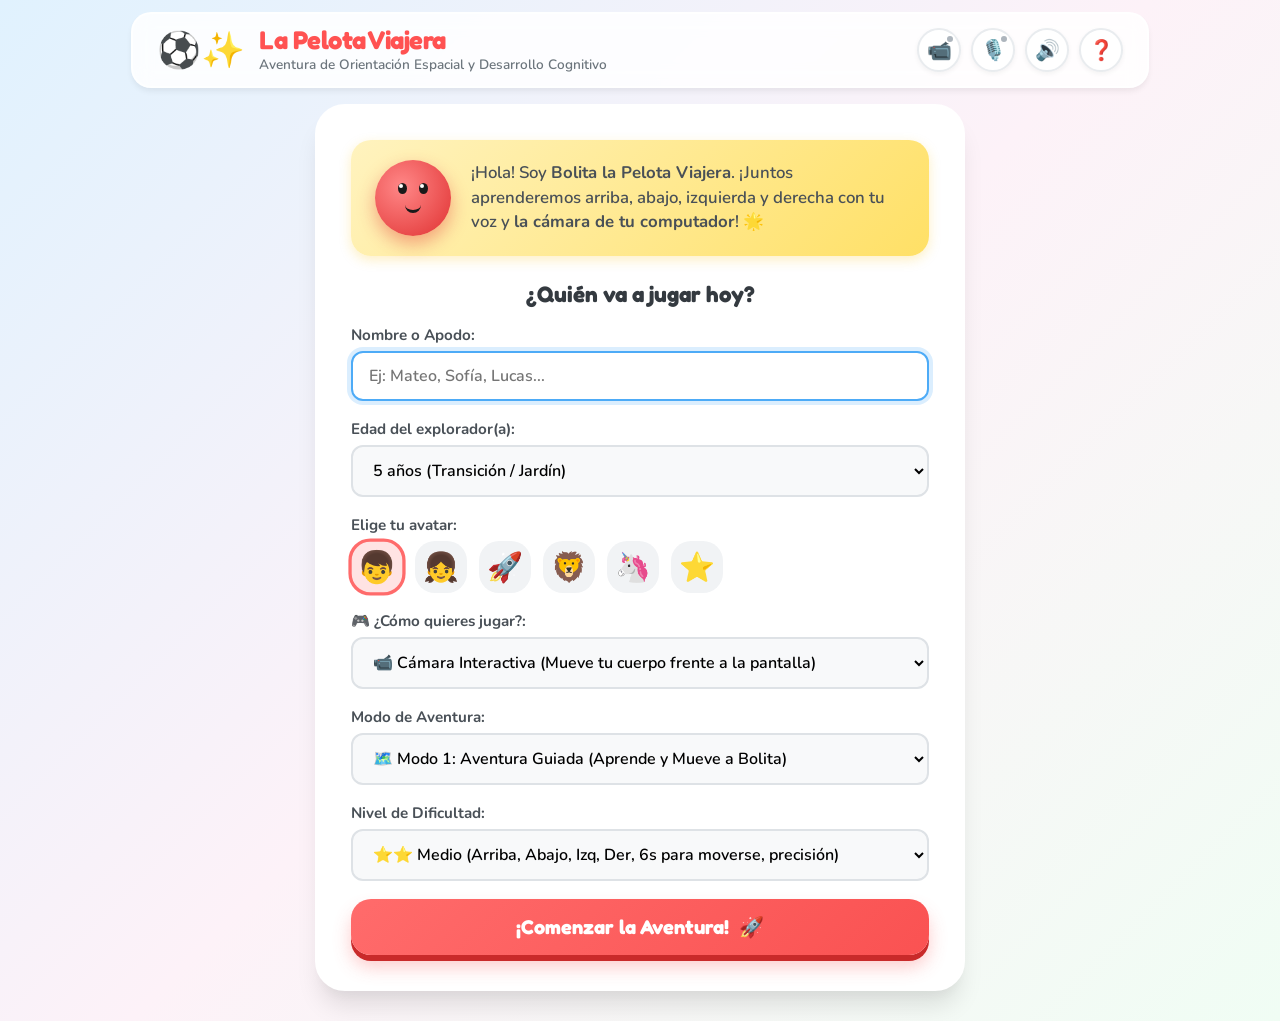
<file: index.html>
<!DOCTYPE html>
<html lang="es">
<head>
  <meta charset="UTF-8">
  <meta http-equiv="refresh" content="0; url=ubicacion%20espacial/index.html">
  <title>Cargando La Pelota Viajera...</title>
  <style>
    body {
      font-family: system-ui, -apple-system, sans-serif;
      display: flex;
      flex-direction: column;
      align-items: center;
      justify-content: center;
      height: 100vh;
      margin: 0;
      background: #f0f7ff;
      color: #333;
    }
    .card {
      background: white;
      padding: 30px 40px;
      border-radius: 20px;
      box-shadow: 0 10px 25px rgba(0,0,0,0.08);
      text-align: center;
    }
    a {
      display: inline-block;
      margin-top: 15px;
      padding: 12px 24px;
      background: #ff6b6b;
      color: white;
      text-decoration: none;
      border-radius: 12px;
      font-weight: bold;
    }
  </style>
</head>
<body>
  <div class="card">
    <h1>⚽ La Pelota Viajera</h1>
    <p>Redirigiendo a la aplicación de orientación espacial...</p>
    <a href="ubicacion espacial/index.html">Haz clic aquí si no redirige automáticamente</a>
  </div>
</body>
</html>
</file>
<file: ubicacion espacial/style.css>
/* ==========================================================================
   LA PELOTA VIAJERA - ESTILOS VISUALES Y COGNITIVOS
   Diseño pedagógico, infantil, accesible e imprimible
   ========================================================================== */

:root {
  --font-primary: 'Fredoka', 'Nunito', system-ui, -apple-system, sans-serif;
  --font-body: 'Nunito', system-ui, -apple-system, sans-serif;

  /* Paleta cromática estimulante y no invasiva */
  --color-bg: #f0f7ff;
  --color-card-bg: #ffffff;
  --color-primary: #ff6b6b;
  --color-primary-hover: #fa5252;
  --color-secondary: #4dabf7;
  --color-secondary-hover: #339af0;
  --color-success: #51cf66;
  --color-warning: #fcc419;
  --color-purple: #845ef7;
  
  /* Código de color espacial pedagógico */
  --color-up: #4dabf7;      /* Arriba: Azul Cielo */
  --color-down: #51cf66;    /* Abajo: Verde Tierra */
  --color-left: #ff922b;    /* Izquierda: Naranja */
  --color-right: #9775fa;   /* Derecha: Morado */

  --color-text-main: #2b2d42;
  --color-text-muted: #6c757d;
  --color-border: #e9ecef;
  --shadow-sm: 0 4px 6px -1px rgba(0, 0, 0, 0.07);
  --shadow-md: 0 10px 15px -3px rgba(0, 0, 0, 0.08), 0 4px 6px -2px rgba(0, 0, 0, 0.04);
  --shadow-lg: 0 20px 25px -5px rgba(0, 0, 0, 0.1), 0 10px 10px -5px rgba(0, 0, 0, 0.03);
  --shadow-bounce: 0 8px 0 rgba(0, 0, 0, 0.15);

  --radius-sm: 12px;
  --radius-md: 20px;
  --radius-lg: 30px;
  --radius-round: 9999px;
}

* {
  box-sizing: border-box;
  margin: 0;
  padding: 0;
  -webkit-tap-highlight-color: transparent;
}

body {
  font-family: var(--font-body);
  background: linear-gradient(135deg, #e0f2fe 0%, #fdf2f8 50%, #f0fdf4 100%);
  color: var(--color-text-main);
  min-height: 100vh;
  display: flex;
  flex-direction: column;
  overflow-x: hidden;
}

/* ==========================================================================
   CONTENEDOR DE LA APLICACIÓN
   ========================================================================== */
.app-container {
  width: 100%;
  max-width: 1050px;
  margin: 0 auto;
  min-height: 100vh;
  display: flex;
  flex-direction: column;
  padding: 12px 16px 30px;
}

/* ==========================================================================
   HEADER SUPERIOR
   ========================================================================== */
.app-header {
  display: flex;
  justify-content: space-between;
  align-items: center;
  background: rgba(255, 255, 255, 0.85);
  backdrop-filter: blur(10px);
  padding: 12px 24px;
  border-radius: var(--radius-md);
  box-shadow: var(--shadow-sm);
  border: 2px solid rgba(255, 255, 255, 0.6);
  margin-bottom: 16px;
}

.logo-area {
  display: flex;
  align-items: center;
  gap: 14px;
}

.ball-logo-icon {
  font-size: 2.2rem;
  animation: gentle-bounce 2s infinite ease-in-out;
  display: inline-block;
}

.title-group h1 {
  font-family: var(--font-primary);
  font-size: 1.6rem;
  color: #ff5252;
  letter-spacing: -0.5px;
  line-height: 1.1;
}

.title-group .subtitle {
  font-size: 0.85rem;
  color: var(--color-text-muted);
  font-weight: 600;
}

.header-controls {
  display: flex;
  align-items: center;
  gap: 10px;
}

.kid-badge {
  display: flex;
  align-items: center;
  gap: 8px;
  background: #f1f3f5;
  padding: 6px 14px;
  border-radius: var(--radius-round);
  font-weight: 700;
  font-size: 0.95rem;
  color: var(--color-text-main);
  border: 2px solid #dee2e6;
}

.btn-icon {
  background: #ffffff;
  border: 2px solid #e9ecef;
  border-radius: var(--radius-round);
  width: 44px;
  height: 44px;
  display: flex;
  align-items: center;
  justify-content: center;
  font-size: 1.25rem;
  cursor: pointer;
  transition: all 0.2s cubic-bezier(0.175, 0.885, 0.32, 1.275);
  position: relative;
  box-shadow: 0 2px 5px rgba(0,0,0,0.05);
}

.btn-icon:hover {
  transform: scale(1.08);
  border-color: var(--color-secondary);
}

.btn-icon:active {
  transform: scale(0.95);
}

.status-dot {
  position: absolute;
  top: 4px;
  right: 4px;
  width: 10px;
  height: 10px;
  border-radius: 50%;
  border: 2px solid #fff;
}
.status-dot.on {
  background-color: #40c057;
  animation: pulse-dot 1.5s infinite;
}
.status-dot.off {
  background-color: #adb5bd;
}

/* ==========================================================================
   PANTALLAS (SCREENS)
   ========================================================================== */
.screen {
  display: none;
  width: 100%;
  flex: 1;
  animation: fadeIn 0.35s ease;
}

.screen.active {
  display: flex;
  flex-direction: column;
}

@keyframes fadeIn {
  from { opacity: 0; transform: translateY(8px); }
  to { opacity: 1; transform: translateY(0); }
}

/* ==========================================================================
   PANTALLA 1: PERFIL DEL NIÑO / BIENVENIDA
   ========================================================================== */
.profile-card {
  background: var(--color-card-bg);
  border-radius: var(--radius-lg);
  padding: 32px;
  box-shadow: var(--shadow-lg);
  max-width: 650px;
  margin: auto;
  width: 100%;
  border: 4px solid #fff;
}

.hero-character {
  display: flex;
  align-items: center;
  gap: 20px;
  margin-bottom: 24px;
  background: linear-gradient(135deg, #fff3bf 0%, #ffe066 100%);
  padding: 20px 24px;
  border-radius: var(--radius-md);
  box-shadow: 0 4px 12px rgba(252, 196, 25, 0.25);
}

/* Pelota viva con carita */
.bouncing-ball-intro {
  width: 76px;
  height: 76px;
  background: radial-gradient(circle at 35% 35%, #ff8787, #e03131);
  border-radius: 50%;
  position: relative;
  box-shadow: 0 8px 18px rgba(224, 49, 49, 0.4);
  animation: bounce-ball 2s infinite ease-in-out;
  flex-shrink: 0;
}

.ball-face {
  position: absolute;
  top: 30%;
  left: 25%;
  width: 50%;
  height: 40%;
}

.eye {
  position: absolute;
  width: 9px;
  height: 11px;
  background: #1a1a1a;
  border-radius: 50%;
  top: 0;
}
.eye.left { left: 4px; }
.eye.right { right: 4px; }
.eye::after {
  content: '';
  position: absolute;
  top: 1px;
  left: 1px;
  width: 4px;
  height: 4px;
  background: #fff;
  border-radius: 50%;
}

.mouth.happy {
  position: absolute;
  bottom: 0;
  left: 50%;
  transform: translateX(-50%);
  width: 16px;
  height: 8px;
  border-bottom: 3.5px solid #1a1a1a;
  border-radius: 0 0 16px 16px;
}

.speech-bubble-intro {
  font-size: 1.05rem;
  line-height: 1.45;
  color: #495057;
  font-weight: 600;
}

.profile-form h2 {
  font-family: var(--font-primary);
  font-size: 1.4rem;
  color: #343a40;
  margin-bottom: 18px;
  text-align: center;
}

.form-group {
  margin-bottom: 18px;
}

.form-group label {
  display: block;
  font-weight: 700;
  margin-bottom: 6px;
  font-size: 0.95rem;
  color: #495057;
}

.form-group input,
.form-group select {
  width: 100%;
  padding: 12px 16px;
  border-radius: var(--radius-sm);
  border: 2px solid #dee2e6;
  font-size: 1rem;
  font-family: var(--font-body);
  font-weight: 600;
  transition: border-color 0.2s, box-shadow 0.2s;
  background: #f8f9fa;
}

.form-group input:focus,
.form-group select:focus {
  outline: none;
  border-color: var(--color-secondary);
  background: #fff;
  box-shadow: 0 0 0 4px rgba(77, 171, 247, 0.2);
}

.avatar-selector {
  display: flex;
  gap: 12px;
  flex-wrap: wrap;
}

.avatar-opt {
  font-size: 1.8rem;
  width: 52px;
  height: 52px;
  display: flex;
  align-items: center;
  justify-content: center;
  background: #f1f3f5;
  border: 3px solid transparent;
  border-radius: var(--radius-md);
  cursor: pointer;
  transition: all 0.2s;
}

.avatar-opt:hover {
  transform: translateY(-3px);
  background: #e9ecef;
}

.avatar-opt.active {
  border-color: var(--color-primary);
  background: #ffe3e3;
  transform: scale(1.1);
}

.btn-primary {
  width: 100%;
  background: linear-gradient(135deg, #ff6b6b 0%, #fa5252 100%);
  color: #fff;
  border: none;
  padding: 16px 24px;
  font-size: 1.25rem;
  font-family: var(--font-primary);
  font-weight: 700;
  border-radius: var(--radius-md);
  cursor: pointer;
  box-shadow: 0 6px 0 #c92a2a, 0 12px 18px rgba(250, 82, 82, 0.3);
  display: flex;
  align-items: center;
  justify-content: center;
  gap: 10px;
  transition: all 0.15s ease;
  margin-top: 10px;
}

.btn-primary:hover {
  transform: translateY(-2px);
  box-shadow: 0 8px 0 #c92a2a, 0 14px 20px rgba(250, 82, 82, 0.35);
}

.btn-primary:active {
  transform: translateY(4px);
  box-shadow: 0 2px 0 #c92a2a, 0 4px 8px rgba(250, 82, 82, 0.3);
}

/* ==========================================================================
   PANTALLA 2: JUEGO ACTIVO
   ========================================================================== */
.game-top-bar {
  display: flex;
  align-items: center;
  justify-content: space-between;
  gap: 12px;
  margin-bottom: 12px;
  flex-wrap: wrap;
}

.stat-pill {
  background: #fff;
  border-radius: var(--radius-round);
  padding: 8px 18px;
  box-shadow: var(--shadow-sm);
  display: flex;
  align-items: center;
  gap: 8px;
  font-weight: 700;
  border: 2px solid #e9ecef;
}

.stat-label {
  color: var(--color-text-muted);
  font-size: 0.85rem;
  text-transform: uppercase;
  letter-spacing: 0.5px;
}

.stat-val {
  font-family: var(--font-primary);
  font-size: 1.15rem;
  color: var(--color-text-main);
}

.score-pill .stat-val { color: #f59f00; }
.streak-pill .stat-val { color: #e03131; }
.timer-pill .stat-val { color: #1971c2; font-weight: 800; }

.btn-secondary-sm {
  background: #f1f3f5;
  border: 2px solid #dee2e6;
  border-radius: var(--radius-round);
  padding: 8px 16px;
  font-weight: 700;
  font-size: 0.9rem;
  cursor: pointer;
  color: #495057;
  transition: all 0.2s;
}

.btn-secondary-sm:hover {
  background: #e9ecef;
  border-color: #ced4da;
}

/* BANNER DE INSTRUCCIÓN HABLADA */
.instruction-banner {
  background: linear-gradient(135deg, #ffffff 0%, #f8f9fa 100%);
  border-radius: var(--radius-md);
  padding: 16px 20px;
  display: flex;
  align-items: center;
  gap: 16px;
  box-shadow: var(--shadow-md);
  border: 3px solid #ffec99;
  position: relative;
  margin-bottom: 12px;
}

.ball-avatar-speaking {
  position: relative;
  width: 54px;
  height: 54px;
  background: radial-gradient(circle at 35% 35%, #ff8787, #fa5252);
  border-radius: 50%;
  display: flex;
  align-items: center;
  justify-content: center;
  font-size: 1.8rem;
  box-shadow: 0 4px 10px rgba(250, 82, 82, 0.3);
  flex-shrink: 0;
}

.ball-avatar-speaking.talking {
  animation: talk-jiggle 0.5s infinite alternate;
}

.sound-wave-icon {
  position: absolute;
  top: -6px;
  right: -6px;
  font-size: 1rem;
}

.instruction-text-container {
  flex: 1;
}

.instruction-title {
  font-size: 0.8rem;
  text-transform: uppercase;
  color: #fa5252;
  font-weight: 800;
  letter-spacing: 0.5px;
}

.instruction-main {
  font-family: var(--font-primary);
  font-size: 1.35rem;
  font-weight: 700;
  color: #212529;
  line-height: 1.25;
}

.instruction-main strong.dir-highlight {
  display: inline-block;
  padding: 2px 10px;
  border-radius: 8px;
  color: #fff;
  text-shadow: 0 1px 2px rgba(0,0,0,0.2);
}
.instruction-main strong.dir-up { background-color: var(--color-up); }
.instruction-main strong.dir-down { background-color: var(--color-down); }
.instruction-main strong.dir-left { background-color: var(--color-left); }
.instruction-main strong.dir-right { background-color: var(--color-right); }

.btn-repeat-voice {
  background: #e7f5ff;
  border: 2px solid #74c0fc;
  color: #1c7ed6;
  border-radius: var(--radius-round);
  padding: 8px 16px;
  font-size: 0.95rem;
  font-weight: 700;
  cursor: pointer;
  display: flex;
  align-items: center;
  gap: 6px;
  transition: all 0.2s;
  flex-shrink: 0;
}

.btn-repeat-voice:hover {
  background: #d0ebff;
  transform: scale(1.04);
}

/* FEEDBACK DE VOZ EN TIEMPO REAL */
.voice-feedback-bar {
  background: #eef2ff;
  border: 2px dashed #9775fa;
  border-radius: var(--radius-sm);
  padding: 10px 16px;
  display: flex;
  align-items: center;
  gap: 12px;
  margin-bottom: 12px;
  font-size: 0.95rem;
  color: #4c6ef5;
  animation: pulse-feedback 2s infinite ease-in-out;
}

.pulse-mic {
  font-size: 1.3rem;
  animation: gentle-bounce 1s infinite;
}

.voice-listening-label {
  font-weight: 700;
}

.voice-heard-word {
  font-weight: 800;
  background: #fff;
  padding: 4px 12px;
  border-radius: var(--radius-round);
  border: 1px solid #d0bfff;
  color: #5f3dc4;
}

/* ==========================================================================
   ESCENARIO INTERACTIVO DUAL (TABLERO + CÁMARA CORPORAL)
   ========================================================================== */
.interactive-stage-container {
  display: flex;
  align-items: center;
  justify-content: center;
  gap: 20px;
  margin: 8px 0 16px;
  flex-wrap: wrap;
}

.camera-panel-wrapper {
  background: #ffffff;
  border-radius: var(--radius-lg);
  padding: 16px;
  box-shadow: var(--shadow-lg);
  border: 4px solid #e7f5ff;
  display: flex;
  flex-direction: column;
  align-items: center;
  width: 340px;
  max-width: 100%;
  transition: all 0.3s ease;
}

.camera-panel-header {
  width: 100%;
  display: flex;
  align-items: center;
  justify-content: space-between;
  margin-bottom: 10px;
}

.cam-title-group {
  display: flex;
  align-items: center;
  gap: 6px;
  font-family: var(--font-primary);
  font-size: 1.05rem;
  font-weight: 700;
  color: #2b2d42;
}

.camera-header-right {
  display: flex;
  align-items: center;
  gap: 6px;
}

.btn-expand-cam {
  background: #edf2ff;
  border: 1px solid #bac8ff;
  color: #4c6ef5;
  border-radius: var(--radius-round);
  font-size: 0.72rem;
  font-weight: 700;
  padding: 3px 8px;
  cursor: pointer;
  transition: all 0.2s;
  display: flex;
  align-items: center;
  gap: 3px;
}

.btn-expand-cam:hover {
  background: #dbe4ff;
  transform: scale(1.04);
}

.camera-panel-wrapper.expanded {
  width: 480px;
}

.camera-panel-wrapper.expanded .camera-viewbox {
  width: 440px;
  height: 330px;
}

.camera-status-badge {
  font-size: 0.72rem;
  font-weight: 800;
  padding: 4px 10px;
  border-radius: var(--radius-round);
  text-transform: uppercase;
  letter-spacing: 0.5px;
}

.camera-status-badge.active {
  background: #d3f9d8;
  color: #2b8a3e;
  border: 1px solid #b2f2bb;
  animation: pulse-dot 2s infinite;
}

.camera-status-badge.inactive {
  background: #f1f3f5;
  color: #868e96;
}

.camera-viewbox {
  position: relative;
  width: 300px;
  height: 225px;
  background: #212529;
  border-radius: var(--radius-md);
  overflow: hidden;
  box-shadow: inset 0 2px 6px rgba(0,0,0,0.3);
  border: 3px solid #dee2e6;
}

#webcamVideo {
  width: 100%;
  height: 100%;
  object-fit: cover;
  transform: scaleX(-1); /* Espejo natural infantil */
}

#cameraOverlayCanvas {
  position: absolute;
  top: 0;
  left: 0;
  width: 100%;
  height: 100%;
  pointer-events: none;
}

.camera-tip-text {
  font-size: 0.82rem;
  color: #495057;
  text-align: center;
  margin-top: 10px;
  line-height: 1.35;
  background: #f8f9fa;
  padding: 6px 12px;
  border-radius: var(--radius-sm);
  border: 1px dashed #ced4da;
}

/* ==========================================================================
   TABLERO DE JUEGO (CUADRÍCULA VISOESPACIAL)
   ========================================================================== */
.board-wrapper {
  display: flex;
  justify-content: center;
  margin: 0;
}

.board-environment {
  position: relative;
  background: #ffffff;
  padding: 24px;
  border-radius: var(--radius-lg);
  box-shadow: var(--shadow-lg);
  border: 4px solid #e7f5ff;
  display: inline-block;
}

/* Indicadores de borde (lateralidad y verticalidad explícitas) */
.edge-indicator {
  position: absolute;
  font-weight: 900;
  font-size: 0.85rem;
  letter-spacing: 1px;
  padding: 4px 12px;
  border-radius: var(--radius-round);
  color: #fff;
  box-shadow: 0 2px 5px rgba(0,0,0,0.15);
  user-select: none;
  z-index: 2;
}

.edge-up {
  top: 4px;
  left: 50%;
  transform: translateX(-50%);
  background-color: var(--color-up);
}

.edge-down {
  bottom: 4px;
  left: 50%;
  transform: translateX(-50%);
  background-color: var(--color-down);
}

.edge-left {
  left: 4px;
  top: 50%;
  transform: translateY(-50%) rotate(-90deg);
  background-color: var(--color-left);
}

.edge-right {
  right: 4px;
  top: 50%;
  transform: translateY(-50%) rotate(90deg);
  background-color: var(--color-right);
}

.game-board {
  display: grid;
  gap: 10px;
  background: #f1f3f5;
  padding: 12px;
  border-radius: var(--radius-md);
  border: 3px solid #dee2e6;
  position: relative;
  overflow: hidden;
}

/* Celdas del tablero */
.board-cell {
  width: 70px;
  height: 70px;
  background: #ffffff;
  border-radius: var(--radius-sm);
  display: flex;
  align-items: center;
  justify-content: center;
  position: relative;
  box-shadow: inset 0 2px 4px rgba(0,0,0,0.04);
  border: 2px solid #e9ecef;
  transition: all 0.25s ease;
  user-select: none;
}

.game-board.grid-3x3 .board-cell {
  width: 78px;
  height: 78px;
}

.game-board.grid-4x4 .board-cell {
  width: 66px;
  height: 66px;
}

.game-board.grid-5x5 .board-cell {
  width: 52px;
  height: 52px;
}

.board-cell.target-goal {
  background: radial-gradient(circle, #fff9db 0%, #ffe066 100%);
  border-color: #ffd43b;
  animation: pulse-goal 1.5s infinite;
}

.board-cell.target-goal::after {
  content: '⭐';
  font-size: 2.2rem;
  filter: drop-shadow(0 2px 4px rgba(245, 159, 0, 0.4));
  animation: spin-soft 4s infinite linear;
}

.board-cell.obstacle {
  background: #ffe3e3;
  border-color: #ffa8a8;
}

.board-cell.obstacle::after {
  content: '🪨';
  font-size: 1.8rem;
}

.board-cell.path-trace {
  background: #e7f5ff;
}

.board-cell.path-trace::before {
  content: '';
  width: 12px;
  height: 12px;
  background: #74c0fc;
  border-radius: 50%;
  opacity: 0.6;
}

/* La Pelota viajera dentro del tablero */
.traveling-ball {
  position: absolute;
  width: 58px;
  height: 58px;
  background: radial-gradient(circle at 35% 35%, #ff8787 0%, #e03131 70%, #c92a2a 100%);
  border-radius: 50%;
  box-shadow: 0 6px 14px rgba(201, 42, 42, 0.4), inset -2px -2px 6px rgba(0,0,0,0.2);
  display: flex;
  align-items: center;
  justify-content: center;
  z-index: 10;
  transition: transform 0.35s cubic-bezier(0.34, 1.56, 0.64, 1);
  pointer-events: none;
}

.traveling-ball .ball-inner-face {
  position: relative;
  width: 60%;
  height: 50%;
}

.traveling-ball .b-eye {
  position: absolute;
  width: 8px;
  height: 10px;
  background: #111;
  border-radius: 50%;
  top: 2px;
}
.traveling-ball .b-eye.left { left: 4px; }
.traveling-ball .b-eye.right { right: 4px; }
.traveling-ball .b-eye::after {
  content: '';
  position: absolute;
  top: 1px;
  left: 1px;
  width: 3.5px;
  height: 3.5px;
  background: #fff;
  border-radius: 50%;
}

.traveling-ball .b-mouth {
  position: absolute;
  bottom: 0px;
  left: 50%;
  transform: translateX(-50%);
  width: 14px;
  height: 7px;
  border-bottom: 3px solid #111;
  border-radius: 0 0 14px 14px;
}

.traveling-ball.jumping {
  animation: ball-hop 0.35s ease;
}

.traveling-ball.celebrating {
  animation: ball-celebrate 0.6s ease infinite alternate;
}

/* ==========================================================================
   CONTROLES DIRECCIONALES TÁCTILES (D-PAD GIGANTE PARA NIÑOS)
   ========================================================================== */
.controls-container {
  display: flex;
  flex-direction: column;
  align-items: center;
  margin-top: auto;
}

.controls-helper-hint {
  font-size: 0.9rem;
  color: var(--color-text-muted);
  margin-bottom: 10px;
  text-align: center;
}

.dpad-grid {
  display: grid;
  grid-template-columns: repeat(3, 110px);
  grid-template-rows: repeat(3, 76px);
  gap: 10px;
  justify-content: center;
}

.dpad-empty {
  visibility: hidden;
}

.dpad-center {
  display: flex;
  align-items: center;
  justify-content: center;
  background: #fff;
  border-radius: var(--radius-sm);
  border: 2px dashed #ced4da;
}

.ball-mini-center {
  font-size: 1.8rem;
  animation: spin-soft 10s infinite linear;
}

.dpad-btn {
  display: flex;
  flex-direction: column;
  align-items: center;
  justify-content: center;
  border: none;
  border-radius: var(--radius-md);
  color: #ffffff;
  cursor: pointer;
  box-shadow: var(--shadow-bounce);
  transition: all 0.12s ease;
  user-select: none;
  padding: 6px;
}

.dpad-btn .dir-icon {
  font-size: 1.7rem;
  line-height: 1;
}

.dpad-btn .dir-text {
  font-family: var(--font-primary);
  font-size: 0.85rem;
  font-weight: 700;
  letter-spacing: 0.5px;
  margin-top: 2px;
}

/* Colores específicos del D-PAD */
.btn-up {
  background: linear-gradient(180deg, #4dabf7 0%, #339af0 100%);
  box-shadow: 0 6px 0 #1c7ed6, 0 10px 14px rgba(51, 154, 240, 0.3);
}
.btn-up:hover { background: #339af0; transform: translateY(-2px); box-shadow: 0 8px 0 #1c7ed6; }
.btn-up:active { transform: translateY(4px); box-shadow: 0 2px 0 #1c7ed6; }

.btn-down {
  background: linear-gradient(180deg, #51cf66 0%, #40c057 100%);
  box-shadow: 0 6px 0 #2f9e44, 0 10px 14px rgba(64, 192, 87, 0.3);
}
.btn-down:hover { background: #40c057; transform: translateY(-2px); box-shadow: 0 8px 0 #2f9e44; }
.btn-down:active { transform: translateY(4px); box-shadow: 0 2px 0 #2f9e44; }

.btn-left {
  background: linear-gradient(180deg, #ff922b 0%, #f76707 100%);
  box-shadow: 0 6px 0 #d9480f, 0 10px 14px rgba(247, 103, 7, 0.3);
}
.btn-left:hover { background: #f76707; transform: translateY(-2px); box-shadow: 0 8px 0 #d9480f; }
.btn-left:active { transform: translateY(4px); box-shadow: 0 2px 0 #d9480f; }

.btn-right {
  background: linear-gradient(180deg, #9775fa 0%, #845ef7 100%);
  box-shadow: 0 6px 0 #7048e8, 0 10px 14px rgba(132, 94, 247, 0.3);
}
.btn-right:hover { background: #845ef7; transform: translateY(-2px); box-shadow: 0 8px 0 #7048e8; }
.btn-right:active { transform: translateY(4px); box-shadow: 0 2px 0 #7048e8; }

/* ==========================================================================
   PANTALLA 3: REPORTE COGNITIVO DETALLADO
   ========================================================================== */
.report-container {
  background: #ffffff;
  border-radius: var(--radius-lg);
  padding: 36px 40px;
  box-shadow: var(--shadow-lg);
  max-width: 900px;
  margin: 0 auto;
  border: 1px solid #e9ecef;
}

.report-header {
  display: flex;
  justify-content: space-between;
  align-items: flex-start;
  border-bottom: 2px solid #f1f3f5;
  padding-bottom: 20px;
  margin-bottom: 24px;
}

.report-badge-clinic {
  display: inline-block;
  background: #e7f5ff;
  color: #1971c2;
  font-size: 0.75rem;
  font-weight: 800;
  letter-spacing: 1px;
  padding: 4px 10px;
  border-radius: var(--radius-round);
  margin-bottom: 8px;
}

.report-header-title h2 {
  font-family: var(--font-primary);
  font-size: 1.8rem;
  color: #212529;
}

.report-date {
  font-size: 0.9rem;
  color: var(--color-text-muted);
}

.report-header-actions {
  display: flex;
  gap: 10px;
}

.btn-action-report {
  border: none;
  padding: 10px 18px;
  border-radius: var(--radius-round);
  font-weight: 700;
  font-size: 0.95rem;
  cursor: pointer;
  transition: all 0.2s;
  display: inline-flex;
  align-items: center;
  gap: 6px;
}

.btn-print {
  background: #228be6;
  color: #fff;
  box-shadow: 0 4px 10px rgba(34, 139, 230, 0.3);
}
.btn-print:hover { background: #1c7ed6; }

.btn-restart {
  background: #f1f3f5;
  color: #495057;
}
.btn-restart:hover { background: #e9ecef; }

/* FICHA DEL NIÑO RESUMEN */
.kid-summary-card {
  display: flex;
  align-items: center;
  gap: 20px;
  background: linear-gradient(135deg, #f8f9fa 0%, #e9ecef 100%);
  padding: 20px 24px;
  border-radius: var(--radius-md);
  margin-bottom: 24px;
  border: 1px solid #dee2e6;
}

.kid-summary-avatar {
  font-size: 3.2rem;
  background: #fff;
  width: 76px;
  height: 76px;
  display: flex;
  align-items: center;
  justify-content: center;
  border-radius: 50%;
  box-shadow: var(--shadow-sm);
  border: 3px solid #dee2e6;
  flex-shrink: 0;
}

.kid-summary-details {
  flex: 1;
}

.kid-summary-details h3 {
  font-size: 1.5rem;
  font-family: var(--font-primary);
  color: #212529;
  margin-bottom: 6px;
}

.kid-tags {
  display: flex;
  gap: 8px;
  flex-wrap: wrap;
}

.kid-tags .tag {
  background: #fff;
  padding: 4px 10px;
  border-radius: var(--radius-round);
  font-size: 0.85rem;
  color: #495057;
  border: 1px solid #ced4da;
}

.global-score-box {
  background: #fff;
  padding: 14px 22px;
  border-radius: var(--radius-md);
  text-align: center;
  box-shadow: var(--shadow-sm);
  border: 2px solid #ffd43b;
}

.global-score-number {
  font-family: var(--font-primary);
  font-size: 2.2rem;
  font-weight: 800;
  color: #f59f00;
  line-height: 1;
}

.global-score-label {
  font-size: 0.75rem;
  color: #868e96;
  font-weight: 700;
  margin-top: 4px;
  max-width: 130px;
}

/* MÉTRICAS COGNITIVAS EN CUADRÍCULA */
.metrics-grid {
  display: grid;
  grid-template-columns: repeat(auto-fit, minmax(260px, 1fr));
  gap: 16px;
  margin-bottom: 28px;
}

.metric-card {
  background: #ffffff;
  border: 2px solid #e9ecef;
  border-radius: var(--radius-md);
  padding: 18px 20px;
  display: flex;
  gap: 14px;
  align-items: flex-start;
  box-shadow: var(--shadow-sm);
}

.metric-icon {
  font-size: 2rem;
  line-height: 1;
  background: #f8f9fa;
  padding: 10px;
  border-radius: var(--radius-sm);
}

.metric-content {
  flex: 1;
}

.metric-content h4 {
  font-size: 0.95rem;
  color: #495057;
  margin-bottom: 8px;
}

.metric-bar-container {
  height: 10px;
  background: #e9ecef;
  border-radius: var(--radius-round);
  overflow: hidden;
  margin-bottom: 6px;
}

.metric-bar-fill {
  height: 100%;
  background: linear-gradient(90deg, #40c057, #51cf66);
  border-radius: var(--radius-round);
  transition: width 0.8s ease-in-out;
}

.metric-bar-fill.fill-purple {
  background: linear-gradient(90deg, #845ef7, #9775fa);
}

.metric-stats {
  display: flex;
  justify-content: space-between;
  font-size: 0.85rem;
  font-weight: 700;
  color: #343a40;
}

.metric-sub {
  color: #868e96;
  font-weight: 600;
}

.metric-big-val {
  font-family: var(--font-primary);
  font-size: 1.6rem;
  font-weight: 800;
  color: #1971c2;
}

.metric-hint {
  font-size: 0.8rem;
  color: #868e96;
}

/* TABLA DE DESGLOSE */
.breakdown-section {
  margin-bottom: 28px;
}

.breakdown-section h3 {
  font-size: 1.2rem;
  font-family: var(--font-primary);
  color: #212529;
  margin-bottom: 12px;
}

.table-responsive {
  overflow-x: auto;
}

.direction-breakdown-table {
  width: 100%;
  border-collapse: collapse;
  text-align: left;
  font-size: 0.9rem;
}

.direction-breakdown-table th {
  background: #f1f3f5;
  color: #495057;
  padding: 10px 14px;
  font-weight: 700;
  border-bottom: 2px solid #dee2e6;
}

.direction-breakdown-table td {
  padding: 12px 14px;
  border-bottom: 1px solid #e9ecef;
  color: #343a40;
}

.direction-breakdown-table tr:hover {
  background: #f8f9fa;
}

.badge-status {
  display: inline-block;
  padding: 3px 8px;
  border-radius: var(--radius-round);
  font-size: 0.8rem;
  font-weight: 700;
}

.badge-success { background: #d3f9d8; color: #2b8a3e; }
.badge-warning { background: #fff3bf; color: #e67700; }
.badge-danger  { background: #ffe3e3; color: #c92a2a; }

/* TARJETAS DE ANÁLISIS Y RECOMENDACIONES */
.pedagogical-analysis-card,
.recommendations-card {
  background: #ffffff;
  border-radius: var(--radius-md);
  padding: 22px 24px;
  margin-bottom: 24px;
  border: 2px solid #e9ecef;
}

.pedagogical-analysis-card {
  border-left: 6px solid #4dabf7;
  background: #f8fbfd;
}

.recommendations-card {
  border-left: 6px solid #51cf66;
  background: #fbfdf9;
}

.analysis-header,
.recommendations-header {
  display: flex;
  align-items: center;
  gap: 10px;
  margin-bottom: 12px;
}

.analysis-header h3,
.recommendations-header h3 {
  font-family: var(--font-primary);
  font-size: 1.2rem;
  color: #212529;
}

.analysis-body {
  font-size: 0.95rem;
  line-height: 1.6;
  color: #343a40;
}

.analysis-body p {
  margin-bottom: 10px;
}

.recommendations-list {
  padding-left: 20px;
  font-size: 0.95rem;
  line-height: 1.55;
  color: #343a40;
}

.recommendations-list li {
  margin-bottom: 8px;
}

.report-footer {
  text-align: center;
  border-top: 1px solid #e9ecef;
  padding-top: 20px;
  color: #868e96;
  font-size: 0.85rem;
}

.report-footer .legal-note {
  font-size: 0.75rem;
  margin-top: 4px;
  color: #adb5bd;
}

/* ==========================================================================
   MODAL DE AYUDA
   ========================================================================== */
.modal-overlay {
  position: fixed;
  inset: 0;
  background: rgba(0, 0, 0, 0.45);
  backdrop-filter: blur(4px);
  display: flex;
  align-items: center;
  justify-content: center;
  z-index: 1000;
  padding: 16px;
  animation: fadeIn 0.2s ease;
}

.modal-content {
  background: #ffffff;
  border-radius: var(--radius-lg);
  max-width: 550px;
  width: 100%;
  padding: 28px;
  box-shadow: var(--shadow-lg);
  position: relative;
}

.modal-header {
  display: flex;
  justify-content: space-between;
  align-items: center;
  margin-bottom: 20px;
}

.modal-header h3 {
  font-family: var(--font-primary);
  font-size: 1.35rem;
  color: #212529;
}

.btn-close-modal {
  background: none;
  border: none;
  font-size: 1.3rem;
  cursor: pointer;
  color: #868e96;
}

.modal-body {
  display: flex;
  flex-direction: column;
  gap: 16px;
  margin-bottom: 24px;
}

.help-step {
  display: flex;
  gap: 14px;
  align-items: flex-start;
}

.step-num {
  width: 32px;
  height: 32px;
  background: #4dabf7;
  color: #fff;
  border-radius: 50%;
  display: flex;
  align-items: center;
  justify-content: center;
  font-weight: 800;
  font-size: 1rem;
  flex-shrink: 0;
}

.step-info strong {
  display: block;
  font-size: 1rem;
  margin-bottom: 2px;
  color: #212529;
}

.step-info p {
  font-size: 0.9rem;
  color: #495057;
  line-height: 1.4;
}

/* TOAST FLOTANTE */
.toast-popup {
  position: fixed;
  bottom: 24px;
  left: 50%;
  transform: translateX(-50%);
  background: #212529;
  color: #fff;
  padding: 12px 24px;
  border-radius: var(--radius-round);
  font-weight: 700;
  font-size: 0.95rem;
  box-shadow: var(--shadow-lg);
  z-index: 2000;
  animation: toast-in 0.3s ease;
}

@keyframes toast-in {
  from { opacity: 0; transform: translate(-50%, 20px); }
  to { opacity: 1; transform: translate(-50%, 0); }
}

/* ==========================================================================
   ANIMACIONES CLAVE
   ========================================================================== */
@keyframes gentle-bounce {
  0%, 100% { transform: translateY(0); }
  50% { transform: translateY(-6px); }
}

@keyframes bounce-ball {
  0%, 100% { transform: translateY(0) scale(1, 1); }
  40% { transform: translateY(-16px) scale(0.95, 1.05); }
  80% { transform: translateY(0) scale(1.08, 0.92); }
}

@keyframes ball-hop {
  0% { transform: scale(1); }
  50% { transform: scale(1.25) translateY(-10px); }
  100% { transform: scale(1); }
}

@keyframes ball-celebrate {
  0% { transform: scale(1) rotate(-8deg); }
  100% { transform: scale(1.15) rotate(8deg); }
}

@keyframes talk-jiggle {
  0% { transform: scale(1); }
  100% { transform: scale(1.08); }
}

@keyframes spin-soft {
  from { transform: rotate(0deg); }
  to { transform: rotate(360deg); }
}

@keyframes pulse-goal {
  0%, 100% { transform: scale(1); }
  50% { transform: scale(1.04); }
}

@keyframes pulse-feedback {
  0%, 100% { border-color: #9775fa; background: #eef2ff; }
  50% { border-color: #5c7cfa; background: #edf2ff; }
}

@keyframes pulse-dot {
  0%, 100% { opacity: 1; transform: scale(1); }
  50% { opacity: 0.4; transform: scale(1.3); }
}

/* ==========================================================================
   RESPONSIVIDAD Y OPTIMIZACIÓN MÓVIL
   ========================================================================== */
@media (max-width: 600px) {
  .app-container {
    padding: 8px 10px 20px;
  }
  .app-header {
    padding: 10px 14px;
  }
  .title-group h1 {
    font-size: 1.25rem;
  }
  .title-group .subtitle {
    display: none;
  }
  .board-cell {
    width: 58px;
    height: 58px;
  }
  .traveling-ball {
    width: 46px;
    height: 46px;
  }
  .dpad-grid {
    grid-template-columns: repeat(3, 86px);
    grid-template-rows: repeat(3, 64px);
    gap: 8px;
  }
  .dpad-btn .dir-icon {
    font-size: 1.4rem;
  }
  .dpad-btn .dir-text {
    font-size: 0.72rem;
  }
  .report-container {
    padding: 20px 16px;
  }
  .kid-summary-card {
    flex-direction: column;
    text-align: center;
  }
  .kid-tags {
    justify-content: center;
  }
}

/* ==========================================================================
   ESTILOS DE IMPRESIÓN (PDF Y FÍSICO)
   ========================================================================== */
@media print {
  body {
    background: #ffffff !important;
    color: #000000 !important;
  }
  .app-header,
  .no-print,
  .controls-container,
  .btn-action-report,
  .instruction-banner,
  .game-top-bar,
  #screenGame,
  #screenProfile {
    display: none !important;
  }
  .screen.active {
    display: block !important;
  }
  .report-container {
    box-shadow: none !important;
    border: none !important;
    padding: 0 !important;
    max-width: 100% !important;
  }
  .metric-card,
  .kid-summary-card,
  .pedagogical-analysis-card,
  .recommendations-card {
    page-break-inside: avoid;
    border: 1px solid #ccc !important;
  }
}
</file>
